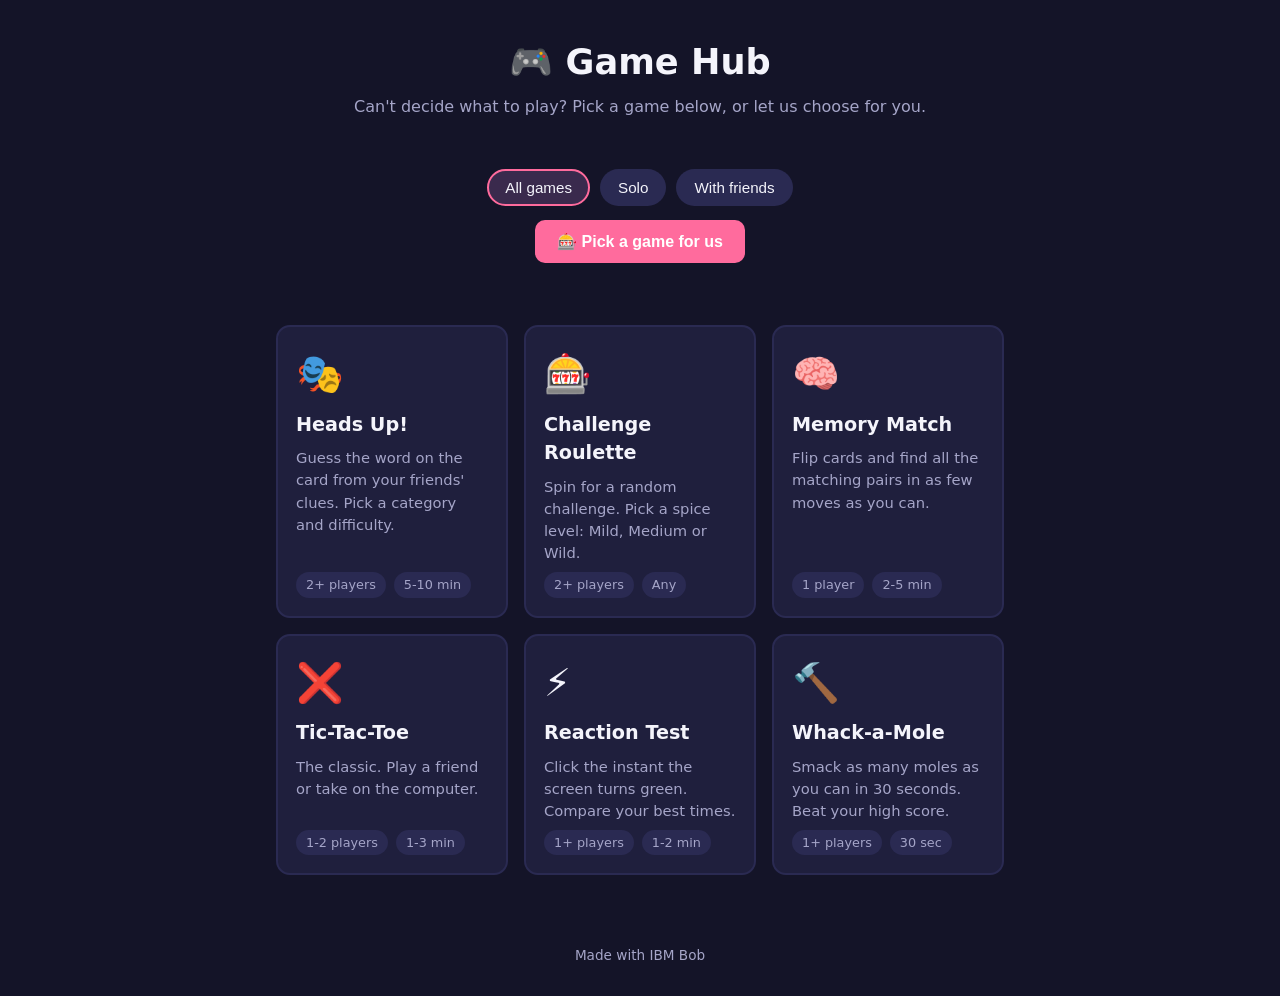
<file: index.html>
<!DOCTYPE html>
<html lang="en">
<head>
  <meta charset="UTF-8">
  <meta name="viewport" content="width=device-width, initial-scale=1">
  <title>Game Hub</title>
  <link rel="stylesheet" href="css/shared.css">
  <link rel="stylesheet" href="css/dashboard.css">
</head>
<body>
  <header class="hero">
    <h1><button type="button" id="admin-trigger" class="icon-btn" aria-label="Admin">🎮</button> Game Hub</h1>
    <p>Can't decide what to play? Pick a game below, or let us choose for you.</p>
  </header>

  <main>
    <div class="controls">
      <div class="row">
        <button class="chip active" data-filter="all">All games</button>
        <button class="chip" data-filter="solo">Solo</button>
        <button class="chip" data-filter="multi">With friends</button>
      </div>
      <button class="btn" id="pick-btn">🎰 Pick a game for us</button>
      <div id="pick-result" aria-live="polite"></div>
    </div>

    <section class="grid" id="grid"></section>
  </main>

  <footer>Made with IBM Bob</footer>

  <div id="admin-modal" class="modal hidden" role="dialog" aria-modal="true" aria-label="Admin login">
    <div class="card modal-box">
      <h3>Admin access</h3>
      <input type="password" id="admin-pass" placeholder="Passcode" autocomplete="off">
      <p id="admin-msg" class="admin-msg" aria-live="polite"></p>
      <div class="row">
        <button class="btn" id="admin-go">Unlock</button>
        <button class="btn secondary" id="admin-cancel">Cancel</button>
      </div>
    </div>
  </div>

  <script src="js/admin-config.js"></script>
  <script src="js/games.js"></script>
  <script src="js/dashboard.js"></script>
</body>
</html>
</file>
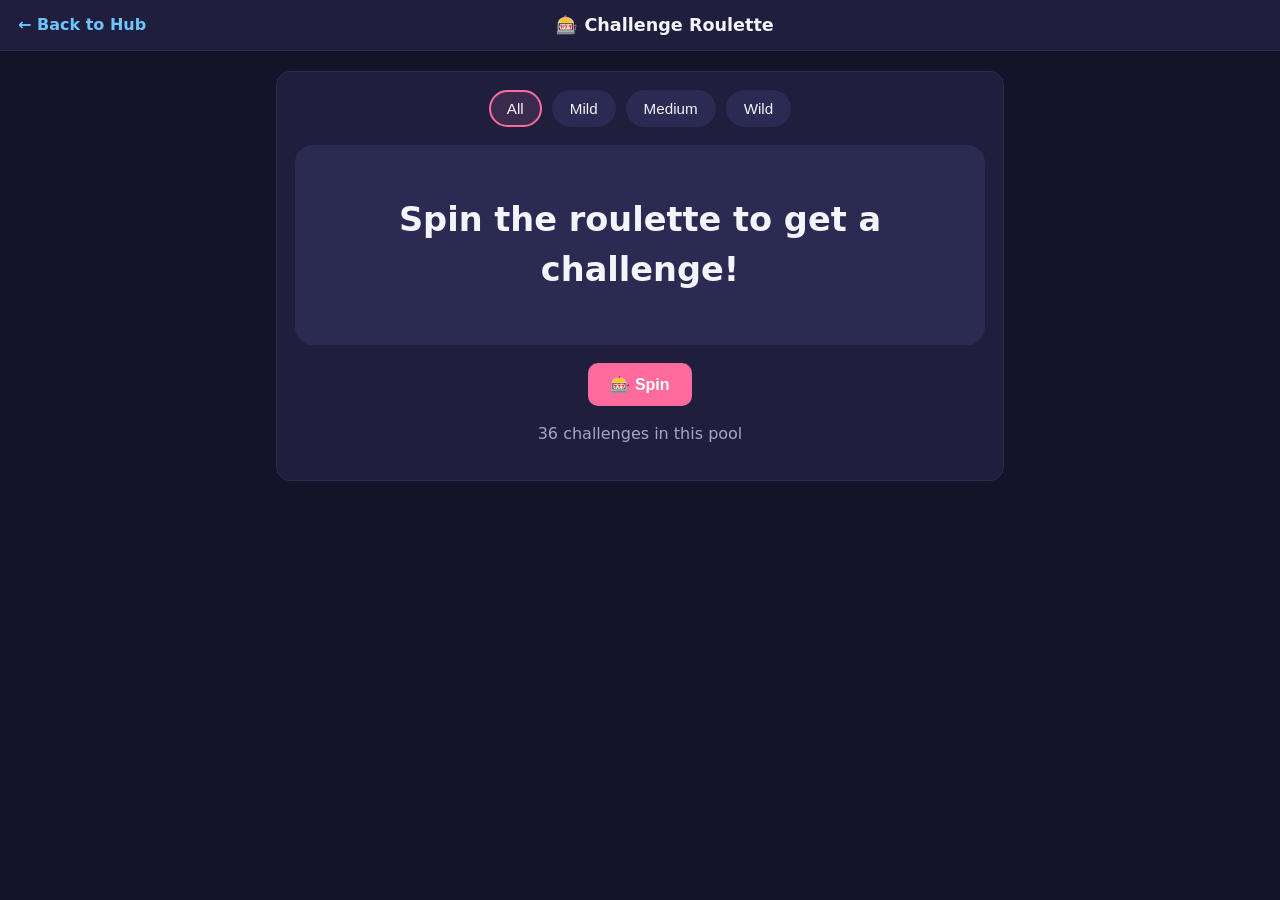
<file: games/challenge-roulette/index.html>
<!DOCTYPE html>
<html lang="en">
<head>
  <meta charset="UTF-8">
  <meta name="viewport" content="width=device-width, initial-scale=1">
  <title>Challenge Roulette</title>
  <link rel="stylesheet" href="../../css/shared.css">
  <link rel="stylesheet" href="style.css">
</head>
<body>
  <div class="topbar"><a href="../../index.html">← Back to Hub</a><h1>🎰 Challenge Roulette</h1></div>
  <main>
    <section class="card center">
      <div class="row" id="levels"></div>
      <div id="challenge-box" class="challenge-box"><span id="challenge-text">Spin the roulette to get a challenge!</span></div>
      <button class="btn" id="spin-btn">🎰 Spin</button>
      <p class="muted" id="count-line"></p>
    </section>
  </main>
  <script src="challenges.js"></script>
  <script src="game.js"></script>
</body>
</html>
</file>
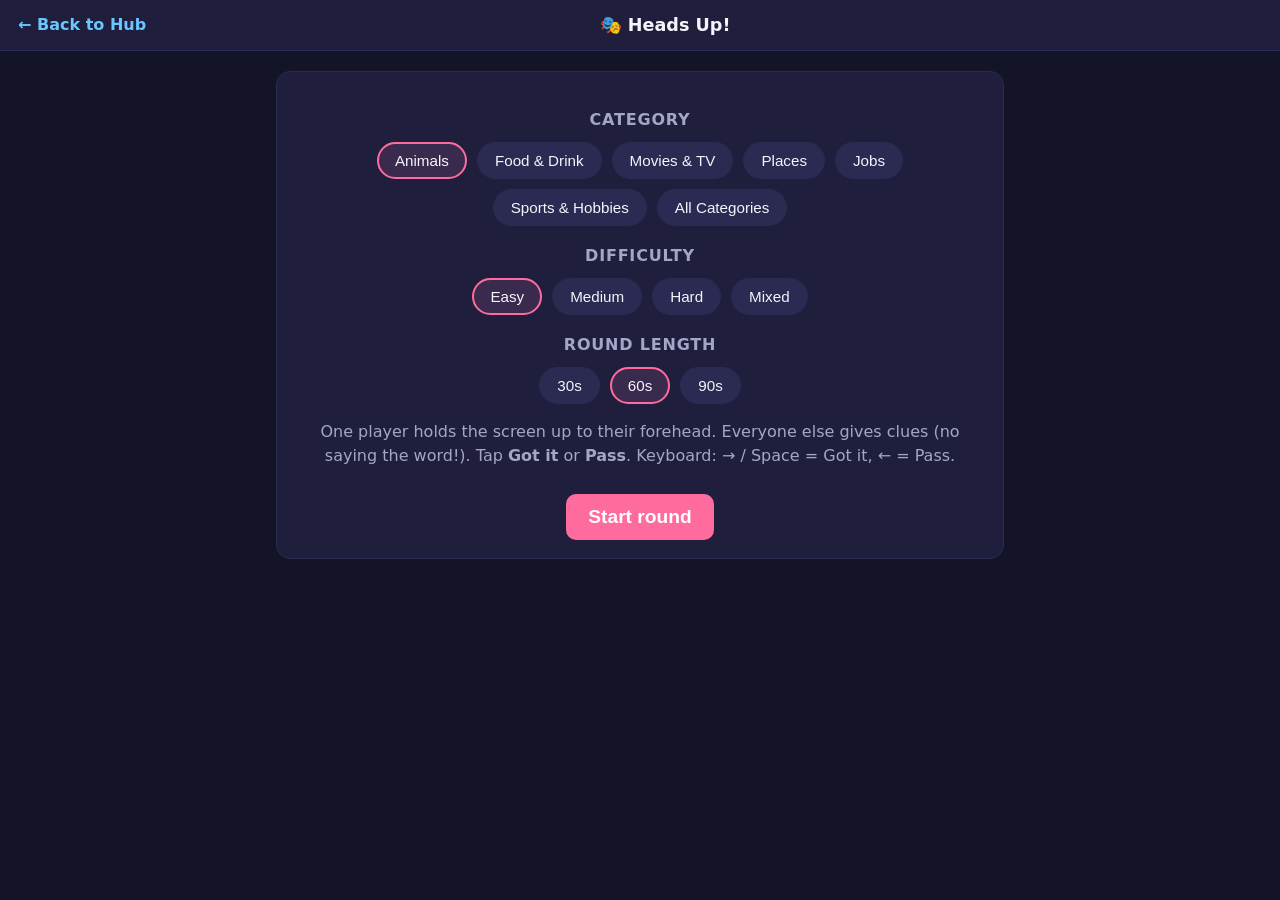
<file: games/heads-up/index.html>
<!DOCTYPE html>
<html lang="en">
<head>
  <meta charset="UTF-8">
  <meta name="viewport" content="width=device-width, initial-scale=1">
  <title>Heads Up!</title>
  <link rel="stylesheet" href="../../css/shared.css">
  <link rel="stylesheet" href="style.css">
</head>
<body>
  <div class="topbar"><a href="../../index.html">← Back to Hub</a><h1>🎭 Heads Up!</h1></div>
  <main>
    <!-- Setup screen -->
    <section id="setup" class="card">
      <h2>Category</h2>
      <div class="row" id="categories"></div>
      <h2>Difficulty</h2>
      <div class="row" id="difficulties"></div>
      <h2>Round length</h2>
      <div class="row" id="lengths"></div>
      <p class="muted center">One player holds the screen up to their forehead. Everyone else gives clues (no saying the word!). Tap <b>Got it</b> or <b>Pass</b>. Keyboard: → / Space = Got it, ← = Pass.</p>
      <div class="center"><button class="btn" id="start-btn">Start round</button></div>
    </section>

    <!-- Countdown -->
    <section id="countdown" class="hidden center"><div id="count-num">3</div><p class="muted">Get ready…</p></section>

    <!-- Play screen -->
    <section id="play" class="hidden">
      <div class="hud"><span id="hud-cat"></span><span id="timer">60</span><span id="hud-score">0 ✔</span></div>
      <div id="word-card" class="word-card"><span id="word">—</span></div>
      <div class="row">
        <button class="btn bad" id="pass-btn">✖ Pass</button>
        <button class="btn good" id="got-btn">✔ Got it</button>
      </div>
    </section>

    <!-- Results -->
    <section id="results" class="hidden card center">
      <h2>Time's up!</h2>
      <div id="final-score" class="big"></div>
      <div class="lists">
        <div><h3>✔ Got it</h3><ul id="got-list"></ul></div>
        <div><h3>✖ Passed</h3><ul id="pass-list"></ul></div>
      </div>
      <div class="row">
        <button class="btn" id="again-btn">Play again</button>
        <button class="btn secondary" id="setup-btn">Change settings</button>
      </div>
    </section>
  </main>
  <script src="words.js"></script>
  <script src="game.js"></script>
</body>
</html>
</file>
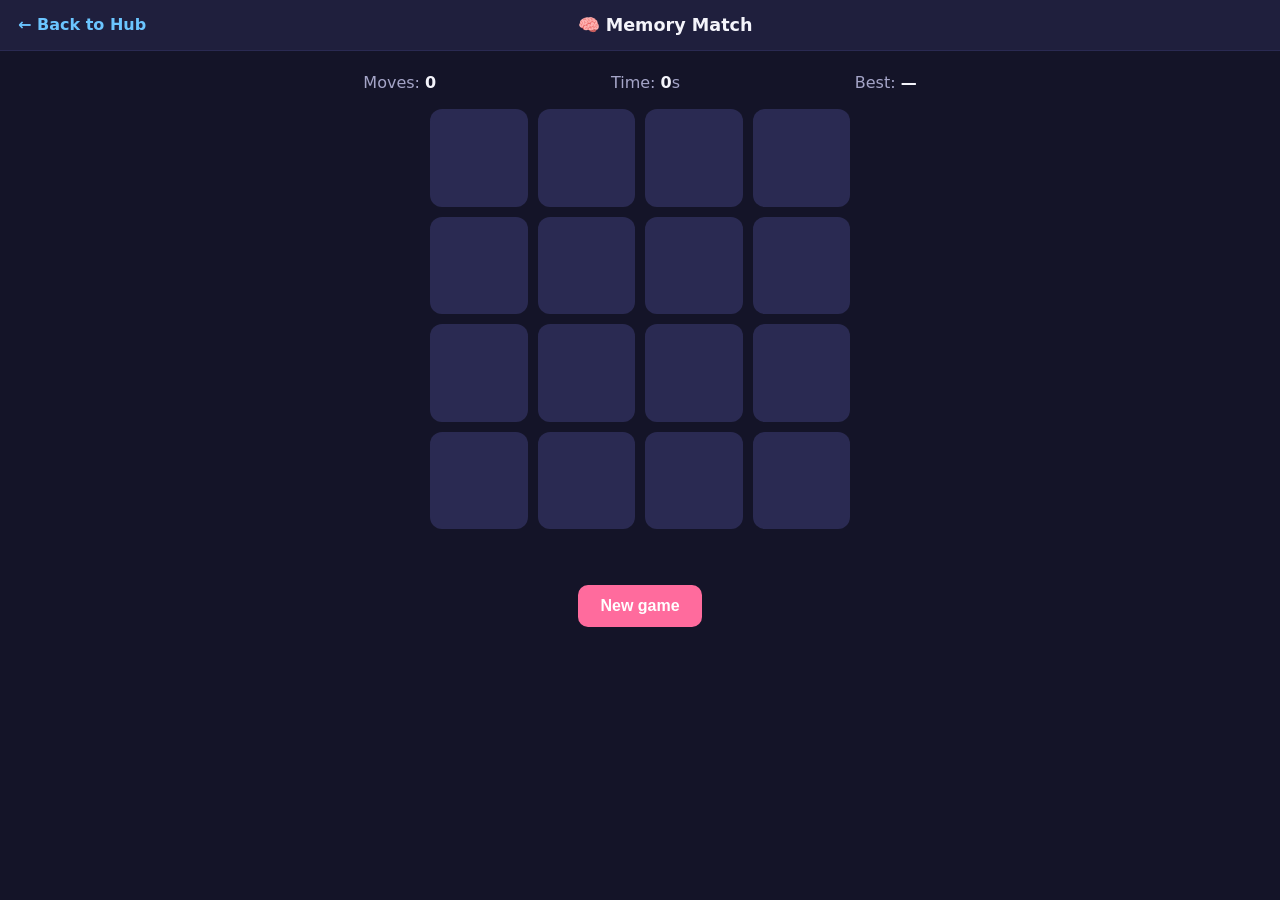
<file: games/memory-match/index.html>
<!DOCTYPE html>
<html lang="en">
<head>
  <meta charset="UTF-8">
  <meta name="viewport" content="width=device-width, initial-scale=1">
  <title>Memory Match</title>
  <link rel="stylesheet" href="../../css/shared.css">
  <link rel="stylesheet" href="style.css">
</head>
<body>
  <div class="topbar"><a href="../../index.html">← Back to Hub</a><h1>🧠 Memory Match</h1></div>
  <main class="center">
    <div class="hud"><span>Moves: <b id="moves">0</b></span><span>Time: <b id="time">0</b>s</span><span>Best: <b id="best">—</b></span></div>
    <div id="board" class="board"></div>
    <p id="msg" class="msg"></p>
    <button class="btn" id="restart">New game</button>
  </main>
  <script src="game.js"></script>
</body>
</html>
</file>
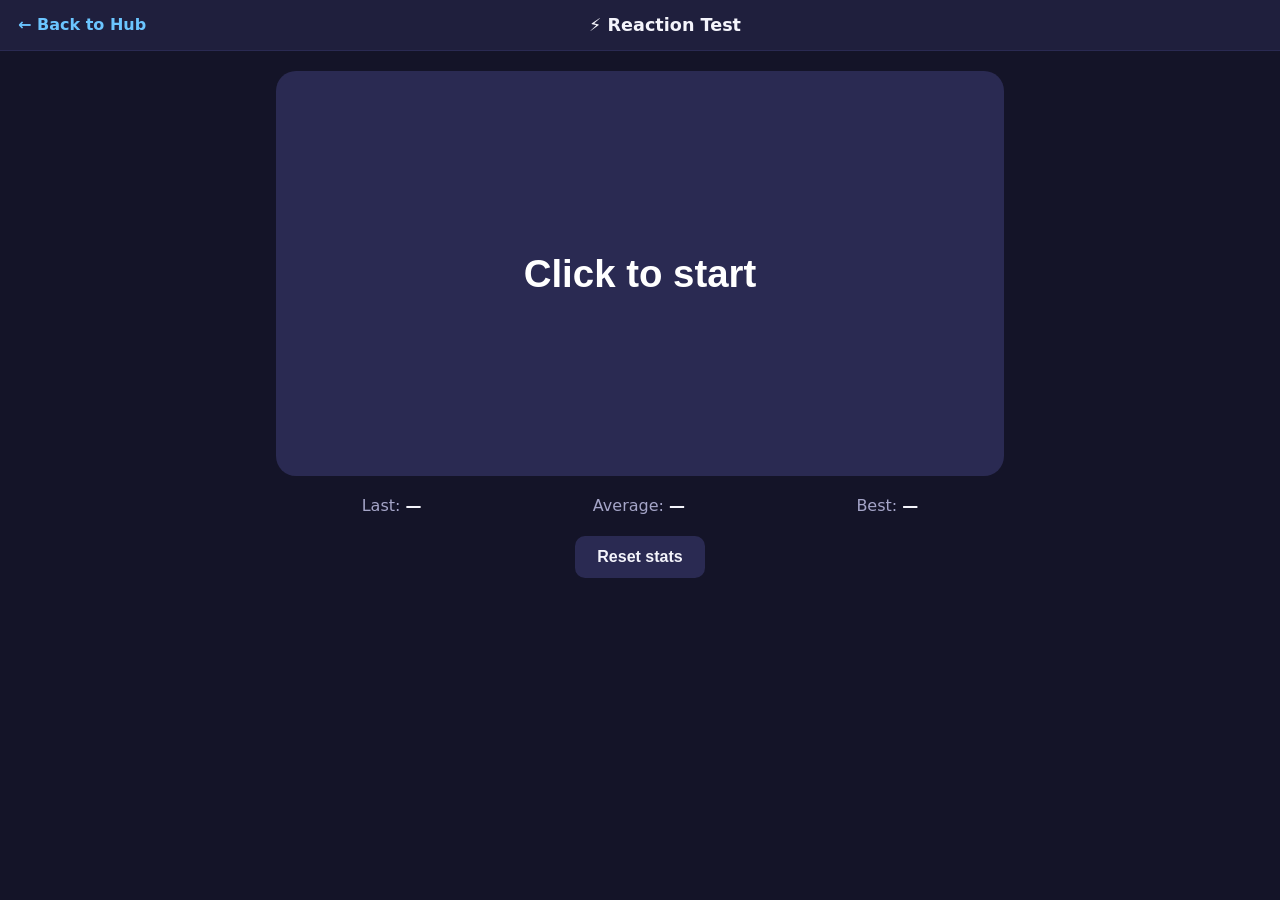
<file: games/reaction-test/index.html>
<!DOCTYPE html>
<html lang="en">
<head>
  <meta charset="UTF-8">
  <meta name="viewport" content="width=device-width, initial-scale=1">
  <title>Reaction Test</title>
  <link rel="stylesheet" href="../../css/shared.css">
  <link rel="stylesheet" href="style.css">
</head>
<body>
  <div class="topbar"><a href="../../index.html">← Back to Hub</a><h1>⚡ Reaction Test</h1></div>
  <main class="center">
    <button id="pad" class="pad idle"><span id="pad-text">Click to start</span></button>
    <div class="stats">
      <span>Last: <b id="last">—</b></span>
      <span>Average: <b id="avg">—</b></span>
      <span>Best: <b id="best">—</b></span>
    </div>
    <button class="btn secondary" id="reset">Reset stats</button>
  </main>
  <script src="game.js"></script>
</body>
</html>
</file>
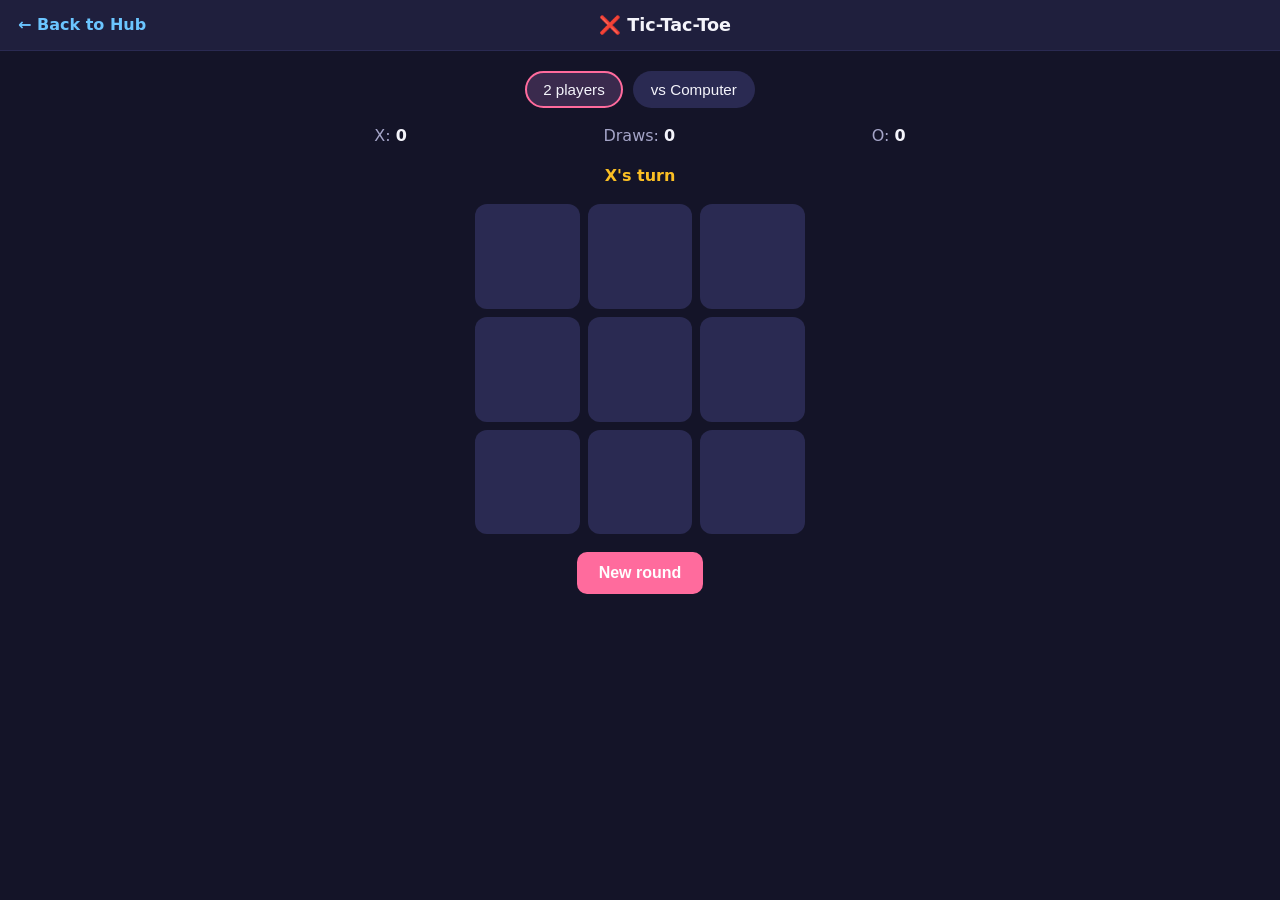
<file: games/tic-tac-toe/index.html>
<!DOCTYPE html>
<html lang="en">
<head>
  <meta charset="UTF-8">
  <meta name="viewport" content="width=device-width, initial-scale=1">
  <title>Tic-Tac-Toe</title>
  <link rel="stylesheet" href="../../css/shared.css">
  <link rel="stylesheet" href="style.css">
</head>
<body>
  <div class="topbar"><a href="../../index.html">← Back to Hub</a><h1>❌ Tic-Tac-Toe</h1></div>
  <main class="center">
    <div class="row">
      <button class="chip active" id="mode-2p">2 players</button>
      <button class="chip" id="mode-cpu">vs Computer</button>
    </div>
    <div class="score"><span>X: <b id="sx">0</b></span><span>Draws: <b id="sd">0</b></span><span>O: <b id="so">0</b></span></div>
    <p id="status" class="status"></p>
    <div id="board" class="board"></div>
    <button class="btn" id="restart">New round</button>
  </main>
  <script src="game.js"></script>
</body>
</html>
</file>
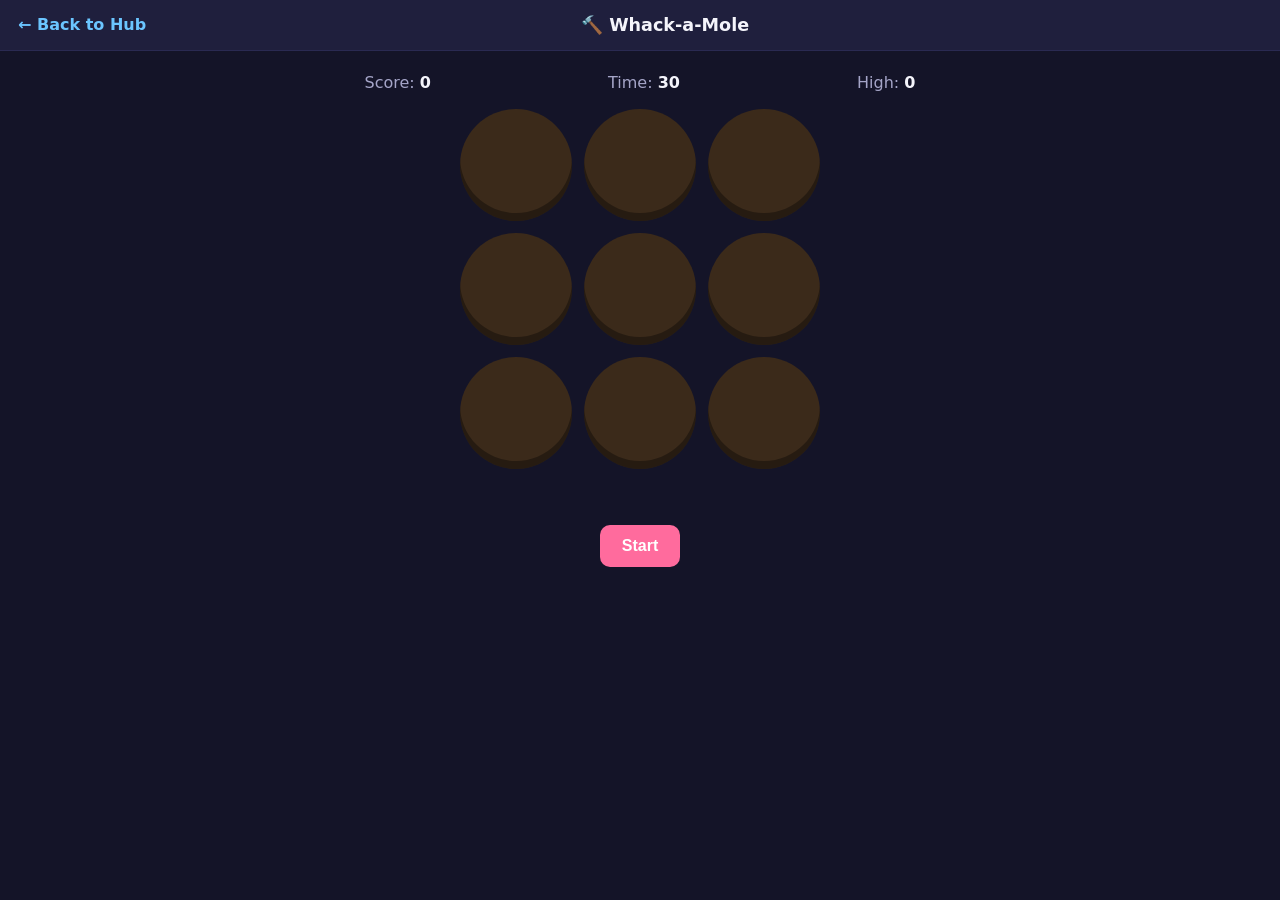
<file: games/whack-a-mole/index.html>
<!DOCTYPE html>
<html lang="en">
<head>
  <meta charset="UTF-8">
  <meta name="viewport" content="width=device-width, initial-scale=1">
  <title>Whack-a-Mole</title>
  <link rel="stylesheet" href="../../css/shared.css">
  <link rel="stylesheet" href="style.css">
</head>
<body>
  <div class="topbar"><a href="../../index.html">← Back to Hub</a><h1>🔨 Whack-a-Mole</h1></div>
  <main class="center">
    <div class="hud"><span>Score: <b id="score">0</b></span><span>Time: <b id="time">30</b></span><span>High: <b id="high">0</b></span></div>
    <div id="grid" class="mole-grid"></div>
    <p id="msg" class="msg"></p>
    <button class="btn" id="start">Start</button>
  </main>
  <script src="game.js"></script>
</body>
</html>
</file>
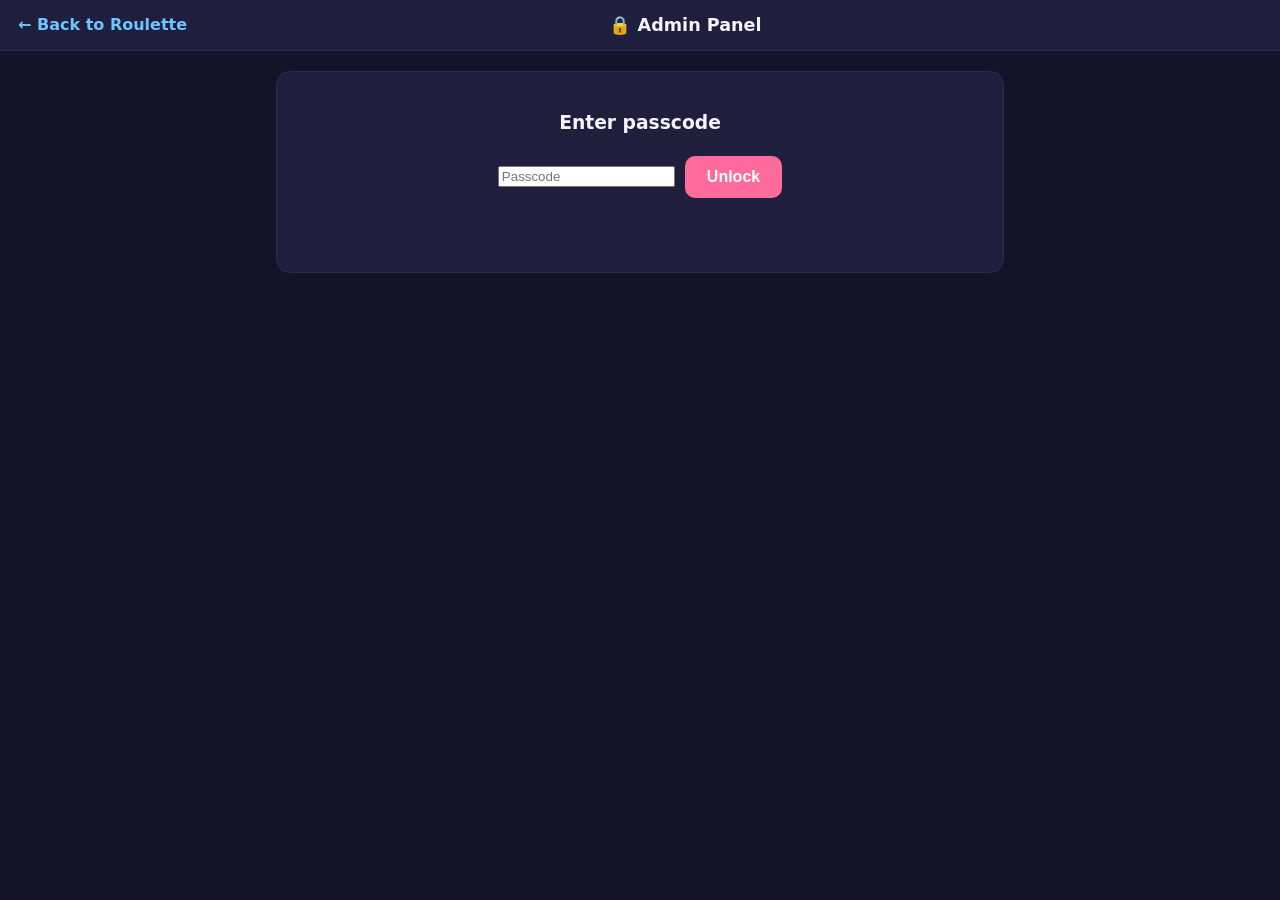
<file: games/challenge-roulette/admin.html>
<!DOCTYPE html>
<html lang="en">
<head>
  <meta charset="UTF-8">
  <meta name="viewport" content="width=device-width, initial-scale=1">
  <title>Challenge Roulette – Admin</title>
  <link rel="stylesheet" href="../../css/shared.css">
  <link rel="stylesheet" href="style.css">
</head>
<body>
  <div class="topbar"><a href="index.html">← Back to Roulette</a><h1>🔒 Admin Panel</h1></div>
  <main>
    <section id="login" class="card center">
      <h3>Enter passcode</h3>
      <div class="row">
        <input type="password" id="passcode" placeholder="Passcode" autocomplete="off">
        <button class="btn" id="login-btn">Unlock</button>
      </div>
      <p id="login-msg" class="msg"></p>
    </section>

    <section id="panel" class="card hidden">
      <h3>Add a challenge</h3>
      <div class="row add-row">
        <input type="text" id="new-challenge" maxlength="140" placeholder="Type a challenge…">
        <select id="new-level">
          <option>Mild</option>
          <option>Medium</option>
          <option>Wild</option>
        </select>
        <button class="btn secondary" id="add-btn">Add</button>
      </div>
      <p class="muted small">Custom challenges are saved in this browser only.</p>
      <ul id="custom-list" class="custom-list"></ul>
      <div class="row">
        <button class="btn secondary hidden" id="reset-btn">Clear custom challenges</button>
        <button class="btn secondary" id="logout-btn">Lock</button>
      </div>
    </section>
  </main>
  <script src="../../js/admin-config.js"></script>
  <script src="challenges.js"></script>
  <script src="admin.js"></script>
</body>
</html>
</file>
<file: css/shared.css>
:root {
  --bg: #141428;
  --surface: #1f1f3d;
  --surface2: #2a2a52;
  --text: #f4f4fb;
  --muted: #a5a5c8;
  --accent: #ff6b9d;
  --accent2: #6bc5ff;
  --good: #4ade80;
  --bad: #f87171;
  --warn: #fbbf24;
  --radius: 14px;
}

* { box-sizing: border-box; }

body {
  margin: 0;
  min-height: 100vh;
  background: var(--bg);
  color: var(--text);
  font-family: -apple-system, "Segoe UI", system-ui, sans-serif;
  line-height: 1.5;
}

.topbar {
  display: flex;
  align-items: center;
  gap: 12px;
  padding: 12px 18px;
  background: var(--surface);
  border-bottom: 1px solid var(--surface2);
}
.topbar a { color: var(--accent2); text-decoration: none; font-weight: 600; }
.topbar a:hover { text-decoration: underline; }
.topbar h1 { margin: 0; font-size: 1.1rem; flex: 1; text-align: center; padding-right: 90px; }

main { max-width: 760px; margin: 0 auto; padding: 20px 16px 40px; }

.btn {
  background: var(--accent);
  color: #fff;
  border: 0;
  border-radius: 10px;
  padding: 12px 22px;
  font-size: 1rem;
  font-weight: 700;
  cursor: pointer;
  transition: transform .1s, opacity .15s;
}
.btn:hover { opacity: .9; }
.btn:active { transform: scale(.97); }
.btn.secondary { background: var(--surface2); color: var(--text); }
.btn.good { background: var(--good); color: #052e16; }
.btn.bad { background: var(--bad); color: #450a0a; }
.btn:disabled { opacity: .4; cursor: not-allowed; }

.card {
  background: var(--surface);
  border: 1px solid var(--surface2);
  border-radius: var(--radius);
  padding: 18px;
}

.center { text-align: center; }
.muted { color: var(--muted); }
.row { display: flex; gap: 10px; flex-wrap: wrap; justify-content: center; align-items: center; }
.hidden { display: none !important; }

.chip {
  background: var(--surface2);
  color: var(--text);
  border: 2px solid transparent;
  border-radius: 999px;
  padding: 8px 16px;
  font-size: .95rem;
  cursor: pointer;
}
.chip.active { border-color: var(--accent); background: #3a2a4d; }

input[type="text"], select {
  background: var(--surface2);
  color: var(--text);
  border: 1px solid #3d3d6b;
  border-radius: 8px;
  padding: 10px 12px;
  font-size: 1rem;
}
</file>
<file: css/dashboard.css>
header.hero { text-align: center; padding: 36px 16px 10px; }
header.hero h1 { margin: 0; font-size: 2.2rem; }
header.hero p { color: var(--muted); margin: 6px 0 0; }

.controls { display: flex; flex-direction: column; align-items: center; gap: 14px; margin: 20px 0; }

.grid {
  display: grid;
  grid-template-columns: repeat(auto-fill, minmax(220px, 1fr));
  gap: 16px;
}

.game-card {
  display: flex;
  flex-direction: column;
  gap: 8px;
  text-decoration: none;
  color: var(--text);
  background: var(--surface);
  border: 2px solid var(--surface2);
  border-radius: var(--radius);
  padding: 18px;
  transition: transform .15s, border-color .15s;
}
.game-card:hover { transform: translateY(-4px); border-color: var(--accent); }
.game-card.picked { border-color: var(--warn); box-shadow: 0 0 0 3px rgba(251, 191, 36, .35); }
.game-card .icon { font-size: 2.4rem; }
.game-card h2 { margin: 0; font-size: 1.2rem; }
.game-card p { margin: 0; color: var(--muted); font-size: .92rem; flex: 1; }
.game-card .meta { display: flex; gap: 8px; flex-wrap: wrap; font-size: .8rem; }
.game-card .meta span { background: var(--surface2); border-radius: 999px; padding: 3px 10px; color: var(--muted); }

#pick-result { font-size: 1.1rem; min-height: 1.6em; color: var(--warn); font-weight: 700; }
footer { text-align: center; color: var(--muted); padding: 30px 0; font-size: .85rem; }

.icon-btn { background: none; border: 0; padding: 0; font: inherit; color: inherit; cursor: pointer; }

.modal { position: fixed; inset: 0; background: rgba(0, 0, 0, .65); display: flex; align-items: center; justify-content: center; padding: 16px; z-index: 10; }
.modal-box { width: 100%; max-width: 340px; text-align: center; }
.modal-box h3 { margin-top: 0; }
.modal-box input { width: 100%; margin-bottom: 8px; }
.admin-msg { min-height: 1.4em; margin: 4px 0 10px; color: var(--bad); font-weight: 700; }
</file>
<file: games/challenge-roulette/style.css>
main > .card { margin-bottom: 18px; }
.challenge-box {
  display: flex;
  align-items: center;
  justify-content: center;
  min-height: 200px;
  margin: 18px 0;
  padding: 20px;
  border-radius: 18px;
  background: var(--surface2);
  font-size: clamp(1.4rem, 5vw, 2.1rem);
  font-weight: 700;
}
.challenge-box.spinning { opacity: .6; }
.challenge-box.done { background: #3a2a4d; border: 2px solid var(--accent); }
.add-row input { flex: 1; min-width: 200px; }
.small { font-size: .85rem; }
.custom-list { list-style: none; padding: 0; margin: 10px 0; text-align: left; }
.custom-list li { display: flex; justify-content: space-between; gap: 10px; padding: 8px 0; border-bottom: 1px solid var(--surface2); }
.custom-list button { background: none; border: 0; color: var(--bad); cursor: pointer; font-size: 1rem; }
.tag { color: var(--muted); font-size: .8rem; margin-right: 6px; }
.msg { min-height: 1.5em; color: var(--bad); font-weight: 700; }
</file>
<file: games/heads-up/style.css>
h2 { font-size: 1rem; color: var(--muted); text-transform: uppercase; letter-spacing: .05em; margin: 18px 0 10px; text-align: center; }
h3 { margin: 8px 0; }
#start-btn { margin-top: 10px; font-size: 1.2rem; }

#count-num { font-size: 8rem; font-weight: 800; color: var(--accent); padding-top: 60px; }

.hud { display: flex; justify-content: space-between; align-items: center; margin-bottom: 14px; font-weight: 700; }
#timer { font-size: 2.2rem; color: var(--accent2); }
#timer.low { color: var(--bad); }

.word-card {
  display: flex;
  align-items: center;
  justify-content: center;
  min-height: 46vh;
  margin-bottom: 18px;
  padding: 20px;
  border-radius: 20px;
  background: var(--surface2);
  text-align: center;
  font-size: clamp(2rem, 9vw, 4rem);
  font-weight: 800;
  transition: background .15s;
}
.word-card.flash-good { background: var(--good); color: #052e16; }
.word-card.flash-bad { background: var(--bad); color: #450a0a; }

#play .btn { flex: 1; min-width: 140px; font-size: 1.3rem; padding: 18px; }

.big { font-size: 3rem; font-weight: 800; color: var(--good); margin: 8px 0; }
.lists { display: grid; grid-template-columns: 1fr 1fr; gap: 14px; text-align: left; margin-bottom: 16px; }
.lists ul { margin: 0; padding-left: 20px; color: var(--muted); }
</file>
<file: games/memory-match/style.css>
.hud { display: flex; justify-content: space-around; margin-bottom: 14px; color: var(--muted); }
.hud b { color: var(--text); }
.board { display: grid; grid-template-columns: repeat(4, 1fr); gap: 10px; max-width: 420px; margin: 0 auto 16px; }
.tile {
  aspect-ratio: 1;
  border: 0;
  border-radius: 12px;
  background: var(--surface2);
  font-size: clamp(1.6rem, 9vw, 2.6rem);
  cursor: pointer;
  color: transparent;
  transition: transform .2s, background .2s;
}
.tile:hover { background: #38386b; }
.tile.flipped { background: var(--accent2); color: #000; transform: rotateY(0); }
.tile.matched { background: var(--good); color: #000; cursor: default; }
.msg { min-height: 1.5em; font-weight: 700; color: var(--warn); }
</file>
<file: games/reaction-test/style.css>
.pad {
  width: 100%;
  min-height: 45vh;
  border: 0;
  border-radius: 20px;
  font-size: clamp(1.5rem, 6vw, 2.4rem);
  font-weight: 800;
  color: #fff;
  cursor: pointer;
  margin-bottom: 18px;
}
.pad.idle { background: var(--surface2); }
.pad.wait { background: var(--bad); color: #450a0a; }
.pad.go { background: var(--good); color: #052e16; }
.pad.early { background: var(--warn); color: #422006; }
.stats { display: flex; justify-content: space-around; margin-bottom: 18px; color: var(--muted); }
.stats b { color: var(--text); }
</file>
<file: games/tic-tac-toe/style.css>
.score { display: flex; justify-content: space-around; margin: 16px 0 6px; color: var(--muted); }
.score b { color: var(--text); }
.status { font-weight: 700; min-height: 1.5em; color: var(--warn); }
.board { display: grid; grid-template-columns: repeat(3, 1fr); gap: 8px; max-width: 330px; margin: 0 auto 18px; }
.cell {
  aspect-ratio: 1;
  border: 0;
  border-radius: 12px;
  background: var(--surface2);
  font-size: clamp(2.4rem, 14vw, 4rem);
  font-weight: 800;
  cursor: pointer;
  color: var(--text);
}
.cell:hover:not(:disabled) { background: #38386b; }
.cell.x { color: var(--accent); }
.cell.o { color: var(--accent2); }
.cell.win { background: var(--good); color: #000; }
</file>
<file: games/whack-a-mole/style.css>
.hud { display: flex; justify-content: space-around; margin-bottom: 14px; color: var(--muted); }
.hud b { color: var(--text); }
.mole-grid { display: grid; grid-template-columns: repeat(3, 1fr); gap: 12px; max-width: 360px; margin: 0 auto 16px; }
.hole {
  aspect-ratio: 1;
  border: 0;
  border-radius: 50%;
  background: #3b2a1a;
  font-size: clamp(2.2rem, 12vw, 3.6rem);
  cursor: pointer;
  box-shadow: inset 0 -8px 0 rgba(0, 0, 0, .35);
}
.hole.up { background: #6b4a2b; }
.msg { min-height: 1.5em; font-weight: 700; color: var(--warn); }
</file>
